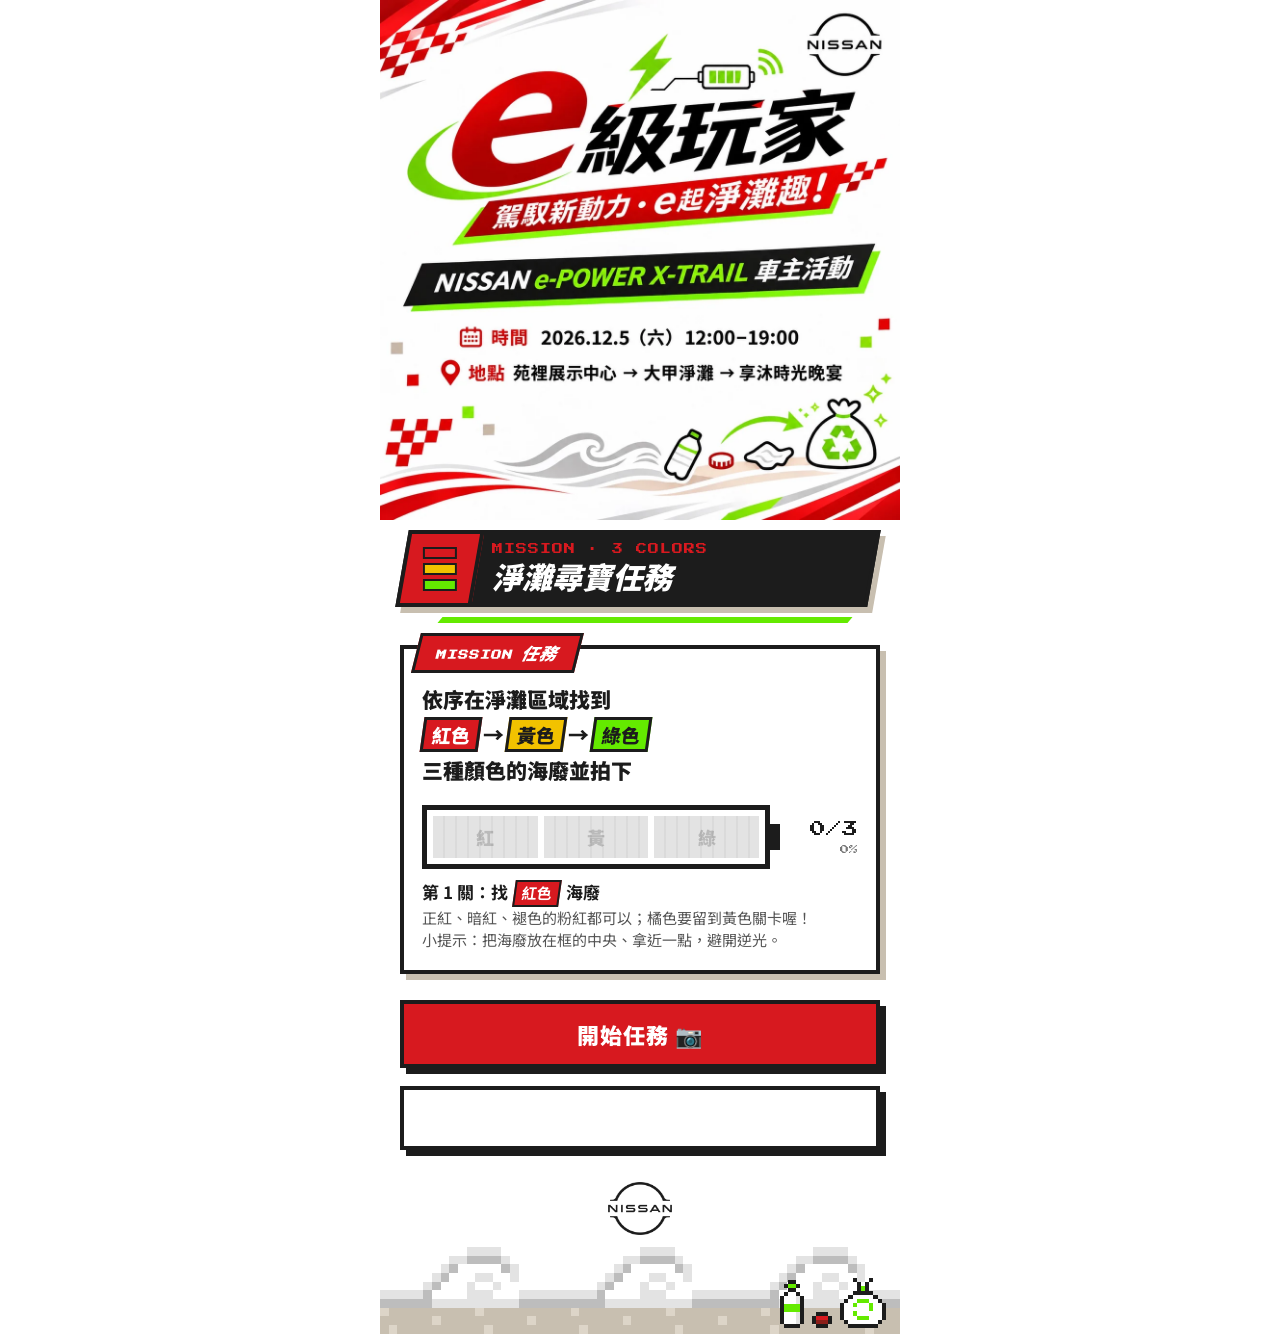
<file: index.html>
<!DOCTYPE html>
<html lang="zh-Hant">
<head>
<meta charset="utf-8">
<meta name="viewport" content="width=device-width, initial-scale=1, viewport-fit=cover, maximum-scale=1">
<meta name="theme-color" content="#ffffff">
<meta name="format-detection" content="telephone=no">
<title>NISSAN e級玩家｜駕馭新動力・e起淨灘趣！</title>
<script>
  // 每分鐘換一次版本號，手機就不會一直用暫存的舊程式
  window.EPLAYER_V = Math.floor(Date.now() / 60000);
  document.write('<link rel="stylesheet" href="assets/app.css?v=' + window.EPLAYER_V + '">');
</script>
</head>
<body>
<!-- 遊戲本體：參加者掃 QR code 會直接進到這一頁 -->
<div id="app"></div>
<script>
  ['config.js', 'assets/pixel.js', 'assets/app.js'].forEach(function (src) {
    document.write('<script src="' + src + '?v=' + window.EPLAYER_V + '"><\/script>');
  });
</script>
</body>
</html>
</file>
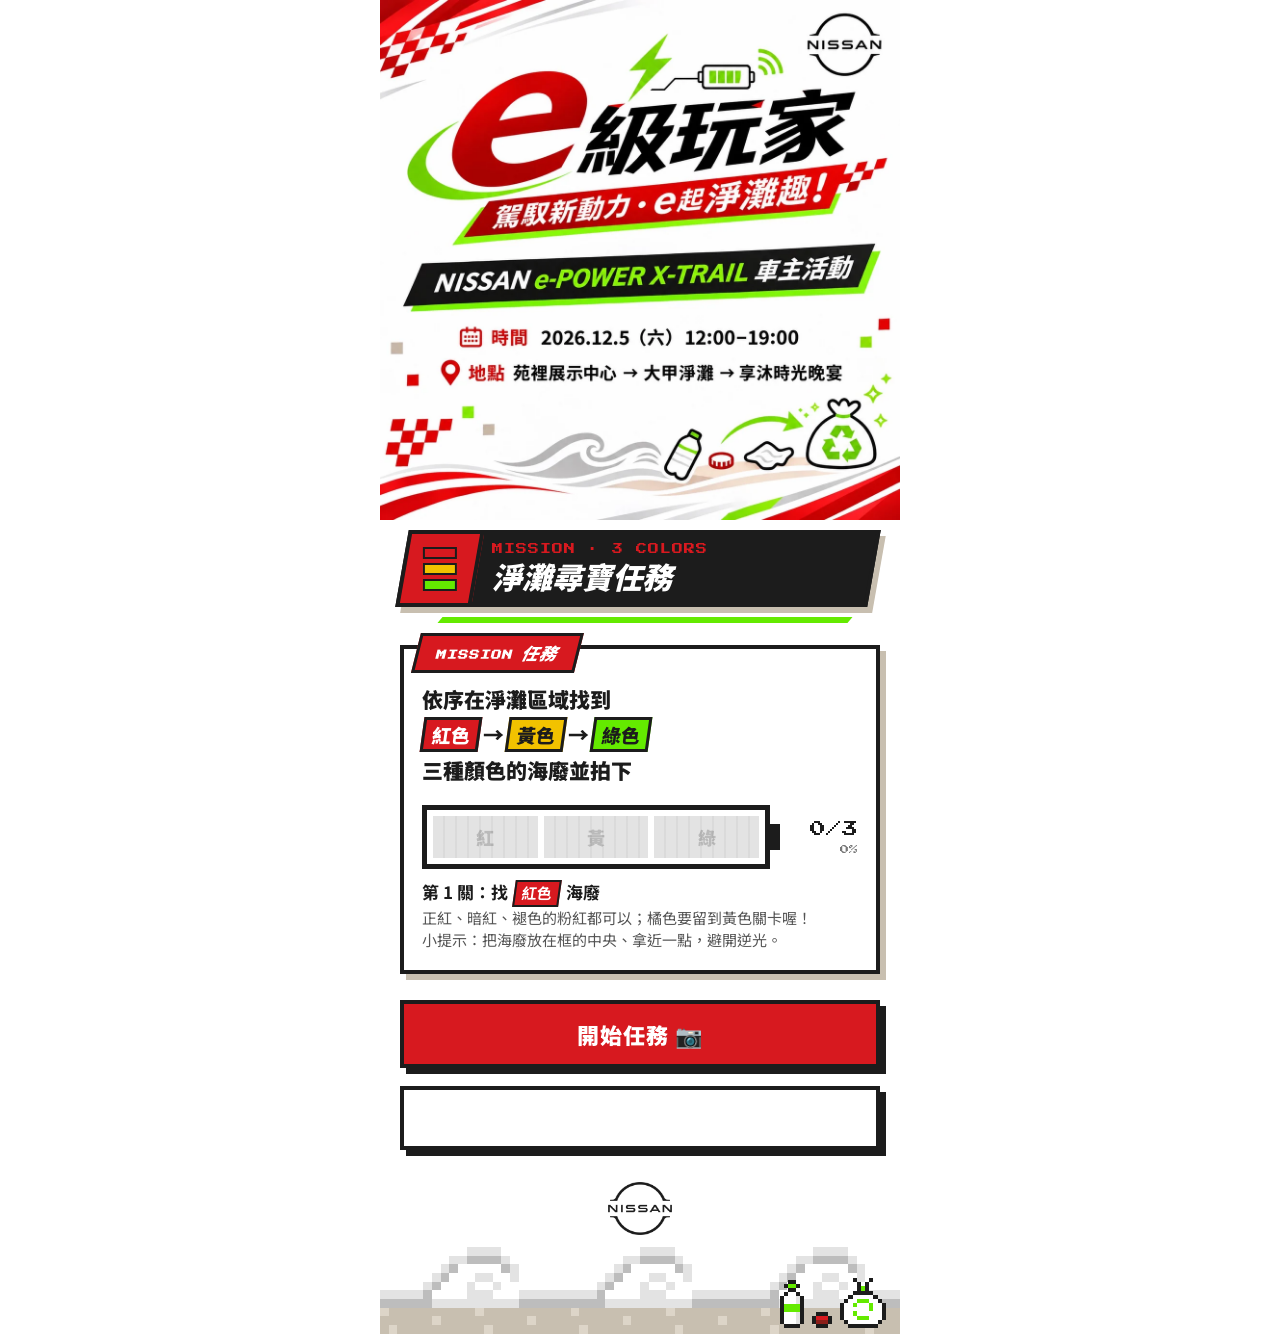
<file: green.html>
<!DOCTYPE html>
<html lang="zh-Hant">
<head>
<meta charset="utf-8">
<title>e級玩家</title>
<!-- 舊的分隊網址：自動轉到新的單一入口（保留網址後面的參數） -->
<script>location.replace('./' + location.search);</script>
<meta http-equiv="refresh" content="0; url=./">
</head>
<body><a href="./">前往 e級玩家</a></body>
</html>
</file>
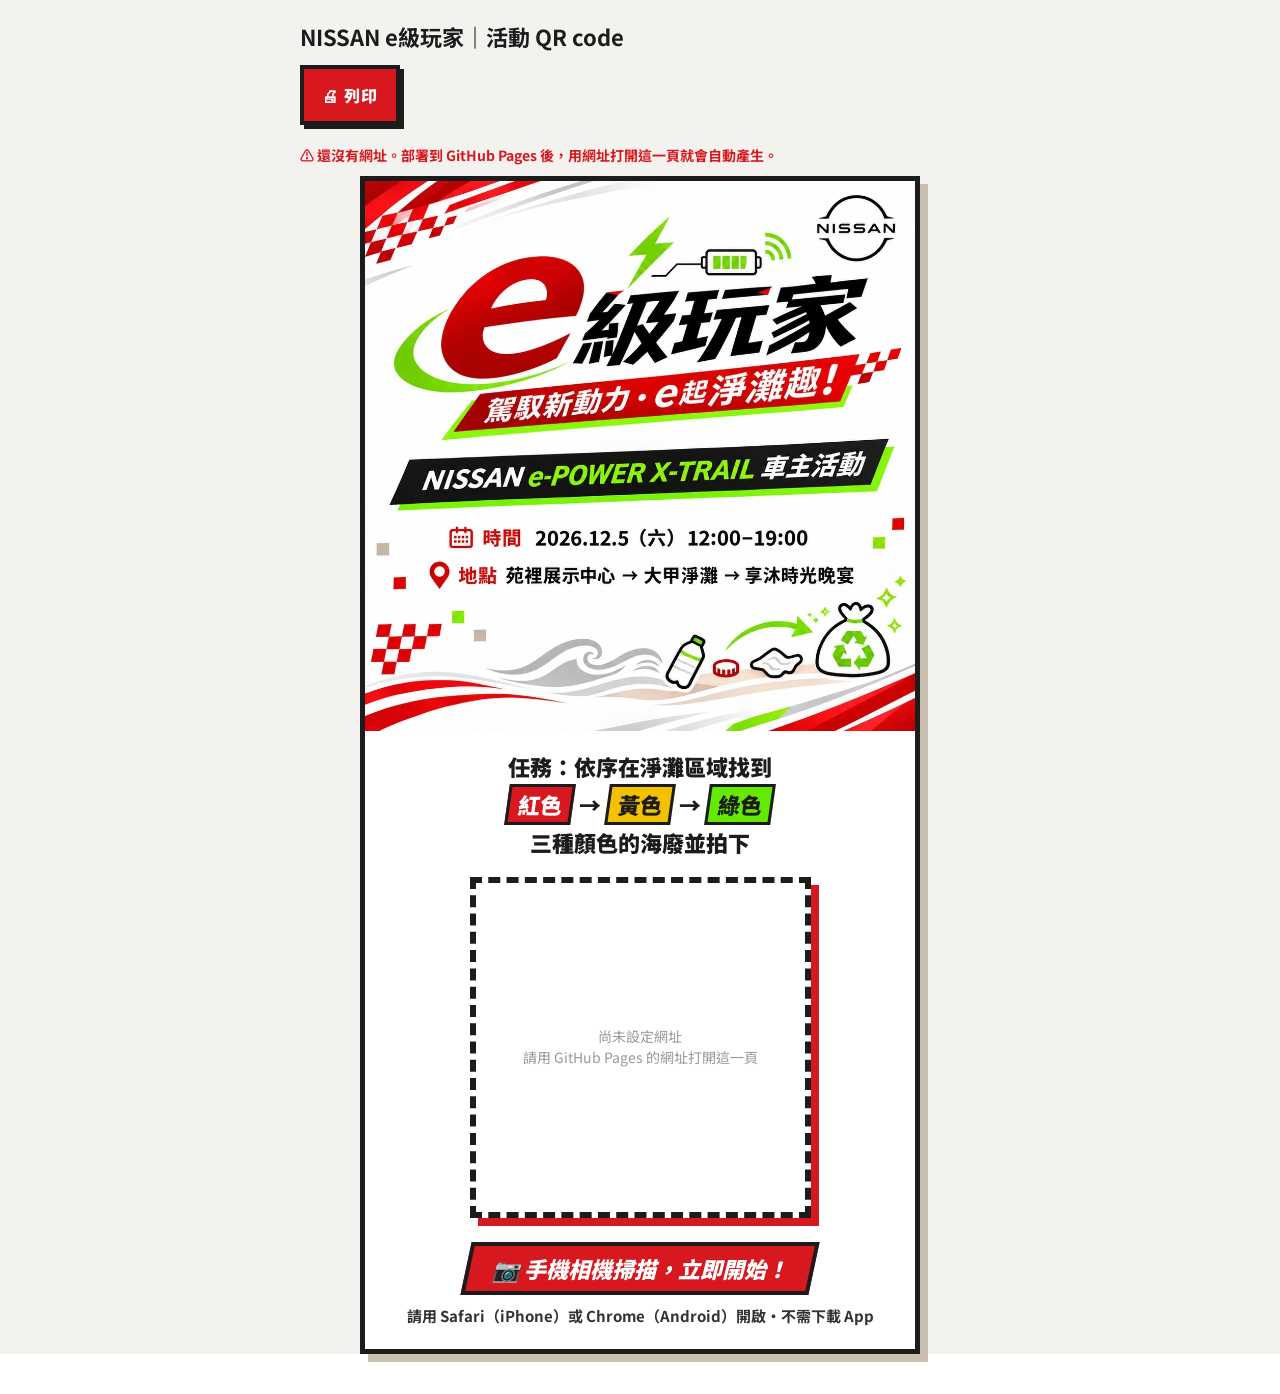
<file: qrcodes.html>
<!DOCTYPE html>
<html lang="zh-Hant">
<head>
<meta charset="utf-8">
<meta name="viewport" content="width=device-width, initial-scale=1">
<title>e級玩家｜活動 QR code（列印用）</title>
<link rel="stylesheet" href="assets/app.css">
<style>
  body { -webkit-user-select: text; user-select: text; background: #f4f2ee; }
  .bar { max-width: 720px; margin: 0 auto; padding: 20px; display: flex; gap: 12px; flex-wrap: wrap; align-items: center; }
  .bar h1 { font-size: 22px; margin: 0; flex: 1 1 100%; }
  .bar .pbtn { width: auto; min-height: 48px; font-size: 16px; box-shadow: 4px 4px 0 var(--black); }
  .note { max-width: 720px; margin: 0 auto 10px; padding: 0 20px; font-size: 14px; color: #555; }
  .note.warn { color: var(--red); font-weight: 700; }
  .poster { width: 560px; max-width: 94vw; margin: 0 auto 40px; background: #fff; border: 5px solid var(--black); box-shadow: 8px 8px 0 var(--champ); text-align: center; padding-bottom: 22px; }
  .poster .kv { width: 100%; }
  .task { font-size: 22px; font-weight: 900; margin: 18px 12px 6px; line-height: 1.6; }
  .task .hl { font-size: 22px; }
  .task .arrow { margin: 0 4px; }
  .qr { width: 62%; margin: 16px auto 8px; aspect-ratio: 1; padding: 12px; border: 6px solid var(--black); box-shadow: 8px 8px 0 var(--red); background: #fff; }
  .qr svg { width: 100%; height: 100%; display: block; }
  .qr.empty { border-style: dashed; color: #999; font-size: 14px; display: flex; align-items: center; justify-content: center; }
  .scan { display: inline-block; margin-top: 16px; background: var(--red); color: #fff; border: 4px solid var(--black); padding: 6px 22px; font-size: 22px; font-weight: 900; font-style: italic; transform: skewX(-12deg); }
  .scan span { display: inline-block; transform: skewX(12deg); }
  .hint { font-size: 15px; margin-top: 10px; font-weight: 700; color: #333; }
  .url { font-size: 11px; color: #888; word-break: break-all; padding: 4px 12px 0; }
  @media print {
    body { background: #fff; }
    .bar, .note { display: none; }
    .poster { box-shadow: none; width: 180mm; max-width: none; margin: 0 auto; }
    * { -webkit-print-color-adjust: exact; print-color-adjust: exact; }
  }
  @page { size: A4; margin: 12mm; }
</style>
</head>
<body>
<div class="bar">
  <h1>NISSAN e級玩家｜活動 QR code</h1>
  <button class="pbtn pbtn--red" onclick="window.print()">🖨 列印</button>
</div>
<p class="note" id="note"></p>
<div class="poster" id="poster"></div>

<script src="config.js"></script>
<script src="assets/vendor/qrcode.js"></script>
<script>
(function () {
  var CFG = window.EPLAYER_CONFIG;
  var here = location.href.split('#')[0].split('?')[0];
  var url = CFG.SITE_URL || '';
  var derived = false;
  if (!url && /^https:/.test(here)) { url = here.replace(/qrcodes\.html$/, ''); derived = true; }

  function hl(id) { var c = CFG.COLORS[id]; return '<span class="hl" style="background:' + c.color + ';color:' + c.textOnColor + '">' + c.name + '</span>'; }
  var chain = CFG.MISSION_ORDER.map(hl).join('<span class="arrow">→</span>');

  var qrHtml;
  if (url) {
    // 加上 openExternalBrowser=1：用 LINE 掃描時會自動改用外部瀏覽器開啟（相機才能用）
    var full = url + (url.indexOf('?') > -1 ? '&' : '?') + 'openExternalBrowser=1';
    var qr = qrcode(0, 'Q'); qr.addData(full); qr.make();
    qrHtml = '<div class="qr">' + qr.createSvgTag({ cellSize: 8, margin: 0, scalable: true }) + '</div><div class="url">' + full + '</div>';
  } else {
    qrHtml = '<div class="qr empty">尚未設定網址<br>請用 GitHub Pages 的網址打開這一頁</div>';
  }
  document.getElementById('poster').innerHTML =
    '<img class="kv" src="assets/kv.webp" alt="NISSAN e級玩家">' +
    '<div class="task">任務：依序在淨灘區域找到<br>' + chain + '<br>三種顏色的海廢並拍下</div>' +
    qrHtml +
    '<div class="scan"><span>📷 手機相機掃描，立即開始！</span></div>' +
    '<div class="hint">請用 Safari（iPhone）或 Chrome（Android）開啟・不需下載 App</div>';

  var note = document.getElementById('note');
  if (!url) { note.className = 'note warn'; note.textContent = '⚠ 還沒有網址。部署到 GitHub Pages 後，用網址打開這一頁就會自動產生。'; }
  else note.textContent = (derived ? '已依照這一頁的網址自動產生。' : '使用 config.js 的 SITE_URL。') + '列印前請先用手機掃描確認一次。';
})();
</script>
</body>
</html>
</file>
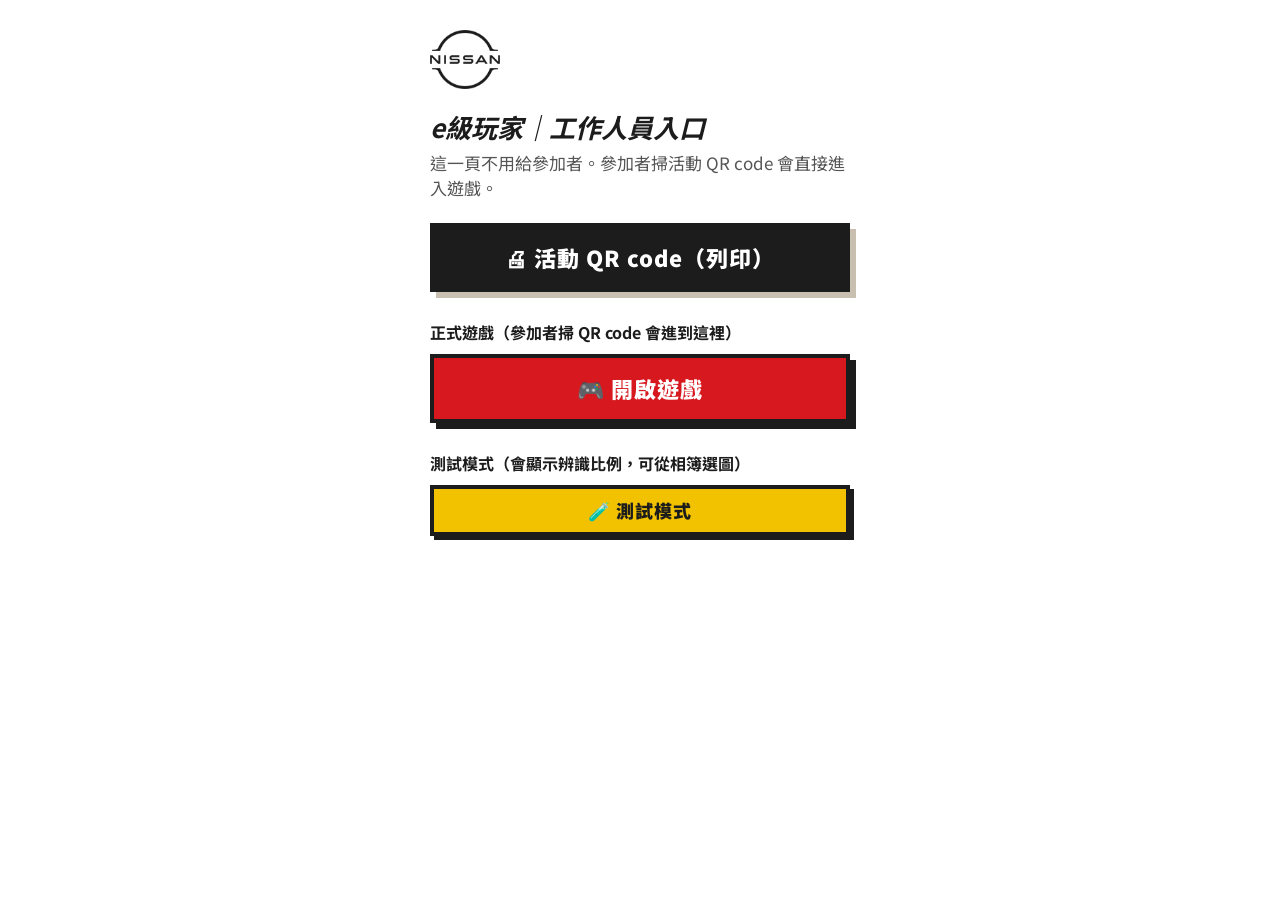
<file: staff.html>
<!DOCTYPE html>
<html lang="zh-Hant">
<head>
<meta charset="utf-8">
<meta name="viewport" content="width=device-width, initial-scale=1">
<meta name="robots" content="noindex">
<script>document.write('<link rel="stylesheet" href="assets/app.css?v=' + Math.floor(Date.now() / 60000) + '">');</script>
<title>e級玩家｜工作人員入口</title>
<style>
  body { -webkit-user-select: text; user-select: text; }
  .box { max-width: 460px; margin: 0 auto; padding: 30px 20px 60px; }
  h1 { font-size: 26px; font-style: italic; margin: 18px 0 4px; }
  p { color: #555; margin: 0 0 22px; }
  h2 { font-size: 16px; margin: 28px 0 10px; }
  .y { --team: #F2C200; --team-text: #1C1C1C; }
  .r { --team: #D7191F; --team-text: #fff; }
  .g { --team: #64EA00; --team-text: #1C1C1C; }
  a.pbtn { text-decoration: none; }
</style>
</head>
<body>
<div class="box">
  <img src="assets/nissan-logo.png" alt="NISSAN" style="width:70px">
  <h1>e級玩家｜工作人員入口</h1>
  <p>這一頁不用給參加者。參加者掃活動 QR code 會直接進入遊戲。</p>
  <div class="stack">
    <a class="pbtn pbtn--black" href="qrcodes.html">🖨 活動 QR code（列印）</a>
  </div>
  <h2>正式遊戲（參加者掃 QR code 會進到這裡）</h2>
  <div class="stack">
    <a class="pbtn r" href="./">🎮 開啟遊戲</a>
  </div>
  <h2>測試模式（會顯示辨識比例，可從相簿選圖）</h2>
  <div class="stack">
    <a class="pbtn pbtn--sm y" href="./?test=1">🧪 測試模式</a>
  </div>
</div>
</body>
</html>
</file>
<file: assets/app.css>
/* =========================================================
 *  E級玩家 共用樣式（三隊共用；隊色由 --team 變數決定）
 * ========================================================= */
@import url('https://fonts.googleapis.com/css2?family=Noto+Sans+TC:wght@500;700;900&family=Press+Start+2P&display=swap');

:root {
  --red: #D7191F;
  --red-dk: #8B1E19;
  --champ: #C8BFB0;
  --green: #64EA00;
  --black: #1C1C1C;
  --gray: #E3E3E3;
  --team: #D7191F;
  --team-text: #FFFFFF;
  --font: 'Noto Sans TC', 'PingFang TC', 'Heiti TC', 'Microsoft JhengHei', sans-serif;
  --pixel: 'Press Start 2P', 'Courier New', monospace;
  --safe-b: env(safe-area-inset-bottom, 0px);
  --safe-t: env(safe-area-inset-top, 0px);
}

* { box-sizing: border-box; -webkit-tap-highlight-color: transparent; }
html, body { margin: 0; padding: 0; background: #fff; color: var(--black); }
body {
  font-family: var(--font);
  font-size: 17px;
  line-height: 1.5;
  -webkit-text-size-adjust: 100%;
  -webkit-user-select: none; user-select: none;
  overscroll-behavior: none;
}
button { font-family: inherit; }
img, svg { display: block; }

.screen { display: none; min-height: 100vh; min-height: 100dvh; }
.screen.active { display: block; }
.wrap { max-width: 520px; margin: 0 auto; position: relative; }

/* ---------- 像素按鈕 ---------- */
.pbtn {
  display: flex; align-items: center; justify-content: center; gap: 10px;
  width: 100%; min-height: 64px;
  padding: 14px 18px;
  font-size: 22px; font-weight: 900; letter-spacing: 1px;
  color: var(--team-text); background: var(--team);
  border: 4px solid var(--black); border-radius: 0;
  box-shadow: 6px 6px 0 var(--black);
  cursor: pointer;
  transition: transform .06s, box-shadow .06s;
  position: relative;
}
.pbtn:active, .pbtn.is-pressed { transform: translate(6px, 6px); box-shadow: 0 0 0 var(--black); }
.pbtn[disabled] { opacity: .45; pointer-events: none; }
.pbtn--red { background: var(--red); color: #fff; }
.pbtn--white { background: #fff; color: var(--black); }
.pbtn--black { background: var(--black); color: #fff; box-shadow: 6px 6px 0 var(--champ); }
.pbtn--black:active { box-shadow: 0 0 0 var(--champ); }
.pbtn--sm { min-height: 50px; font-size: 18px; padding: 8px 14px; box-shadow: 4px 4px 0 var(--black); }
.pbtn--sm:active { transform: translate(4px, 4px); }
.btn-row { display: flex; gap: 14px; }
.btn-row > * { flex: 1; }
.stack > * + * { margin-top: 18px; }

/* ---------- 斜向色塊裝飾 ---------- */
.stripes { position: absolute; pointer-events: none; width: 160px; height: 90px; overflow: hidden; }
.stripes i { position: absolute; display: block; height: 14px; transform: skewX(-40deg); }
.stripes--tr { top: 0; right: -20px; }
.stripes--tr i:nth-child(1) { top: 10px; right: 0; width: 110px; background: var(--red); }
.stripes--tr i:nth-child(2) { top: 32px; right: 30px; width: 70px; height: 8px; background: var(--champ); }
.stripes--tr i:nth-child(3) { top: 48px; right: -10px; width: 90px; height: 4px; background: var(--black); }
.stripes--bl { bottom: 0; left: -20px; }
.stripes--bl i:nth-child(1) { bottom: 10px; left: 0; width: 120px; background: var(--red); }
.stripes--bl i:nth-child(2) { bottom: 32px; left: 30px; width: 80px; height: 8px; background: var(--champ); }
.stripes--bl i:nth-child(3) { bottom: 48px; left: 10px; width: 60px; height: 4px; background: var(--black); }

/* ---------- 首頁 ---------- */
.kv { width: 100%; height: auto; aspect-ratio: 1 / 1; background: #fff; }
.home-body { padding: 6px 20px 0; }

.team-badge {
  display: flex; align-items: stretch;
  margin: 4px 6px 0 2px;
  transform: skewX(-10deg);
  border: 4px solid var(--black);
  box-shadow: 6px 6px 0 var(--champ);
  background: var(--black);
}
.team-badge__icon {
  width: 72px; flex: 0 0 72px;
  background: var(--team); color: var(--team-text);
  display: flex; align-items: center; justify-content: center;
  border-right: 4px solid var(--black);
}
.team-badge__icon svg { width: 40px; transform: skewX(10deg); }
.team-badge__text { padding: 8px 14px 10px; color: #fff; transform: skewX(10deg); }
.team-badge__en { font-family: var(--pixel); font-size: 11px; color: var(--team); letter-spacing: 1px; }
.team-badge__zh { font-size: 30px; font-weight: 900; line-height: 1.15; font-style: italic; }
.green-line { height: 6px; margin: 10px 30px 0 40px; background: var(--green); transform: skewX(-40deg); }

.mission-card {
  margin-top: 22px; position: relative;
  border: 4px solid var(--black); background: #fff;
  box-shadow: 6px 6px 0 var(--champ);
  padding: 0 18px 18px;
}
.ribbon {
  display: inline-block; position: relative; top: -16px;
  background: var(--red); color: #fff;
  padding: 4px 18px; margin-left: -6px;
  font-weight: 900; font-size: 17px; font-style: italic; letter-spacing: 1px;
  transform: skewX(-14deg);
  border: 3px solid var(--black);
}
.ribbon small { font-family: var(--pixel); font-size: 10px; font-style: normal; margin-right: 8px; }
.mission-text { margin: -6px 0 0; font-size: 21px; font-weight: 900; line-height: 1.55; }
.hl {
  display: inline-block; padding: 0 8px; margin: 0 2px;
  background: var(--team); color: var(--team-text);
  border: 3px solid var(--black); transform: skewX(-8deg);
}
.mission-tip { margin: 10px 0 0; font-size: 15px; color: #555; }

/* 電量條（DOM） */
.battery-box { margin-top: 18px; display: flex; align-items: center; gap: 14px; }
.battery { display: flex; align-items: center; flex: 1; }
.battery__body {
  flex: 1; display: flex; gap: 6px; padding: 6px;
  border: 5px solid var(--black); background: #fff; height: 64px;
}
.battery__cap { width: 10px; height: 26px; background: var(--black); }
.cell {
  flex: 1; background: var(--gray);
  background-image: repeating-linear-gradient(90deg, transparent 0 10px, rgba(0,0,0,.04) 10px 12px);
}
.cell.on {
  background: var(--team);
  box-shadow: inset 0 6px 0 rgba(255,255,255,.35), inset 0 -6px 0 rgba(0,0,0,.18);
}
.cell.pop { animation: cellpop .7s steps(4) 1; }
@keyframes cellpop { 0%,50% { opacity: .2; } 25%,75%,100% { opacity: 1; } }
.battery-label { font-family: var(--pixel); font-size: 16px; text-align: right; min-width: 64px; line-height: 1.6; }
.battery-label small { display: block; font-size: 9px; color: #777; }

.home-cta { margin-top: 26px; }
.upload-chip {
  margin: 18px auto 0; display: table;
  font-size: 13px; color: #555; background: var(--gray);
  padding: 4px 12px; border: 2px solid var(--black);
}
.upload-chip:empty { display: none; }

.footer { margin-top: 26px; position: relative; }
.footer__logo { width: 64px; margin: 0 auto 6px; touch-action: none; -webkit-touch-callout: none; }
.footer__logo img { width: 100%; pointer-events: none; }
.footer__hint { text-align: center; font-size: 11px; color: #999; margin-bottom: 8px; }
.footer__wave { position: relative; }
.footer__wave > svg { width: 100%; height: auto; }
.footer__litter { position: absolute; right: 14px; bottom: 6px; display: flex; align-items: flex-end; gap: 8px; }
.footer__litter svg:nth-child(1) { width: 24px; }
.footer__litter svg:nth-child(2) { width: 20px; }
.footer__litter svg:nth-child(3) { width: 46px; }
.footer__safe { height: var(--safe-b); background: var(--champ); }

/* ---------- 相機畫面（任務／濾鏡共用） ---------- */
.cam { position: fixed; inset: 0; background: #000; overflow: hidden; color: #fff; }
.cam video, .cam .freeze {
  position: absolute; inset: 0; width: 100%; height: 100%; object-fit: cover;
}
.cam .freeze { display: none; }
.cam.is-frozen .freeze { display: block; }
.cam__top {
  position: absolute; left: 0; right: 0; top: 0;
  padding: calc(var(--safe-t) + 12px) 14px 0;
  display: flex; align-items: center; gap: 10px; z-index: 5;
}
.icon-btn {
  width: 52px; height: 52px; flex: 0 0 52px;
  background: #fff; color: var(--black);
  border: 4px solid var(--black); box-shadow: 4px 4px 0 rgba(0,0,0,.5);
  font-size: 22px; font-weight: 900; display: flex; align-items: center; justify-content: center;
}
.icon-btn:active { transform: translate(4px,4px); box-shadow: none; }
.chip {
  background: #fff; color: var(--black); border: 3px solid var(--black);
  padding: 4px 12px; font-weight: 900; font-size: 16px;
}
.spacer { flex: 1; }

/* 對準框 */
.aim {
  position: absolute; left: 50%; top: 46%;
  width: min(74vw, 50vh, 400px); aspect-ratio: 1;
  transform: translate(-50%, -50%);
  z-index: 3; pointer-events: none;
}
.aim i { position: absolute; width: 22%; height: 22%; }
.aim i::before, .aim i::after { content: ''; position: absolute; background: var(--team); outline: 3px solid var(--black); }
.aim i::before { left: 0; top: 0; width: 100%; height: 14px; }
.aim i::after { left: 0; top: 0; width: 14px; height: 100%; }
.aim i:nth-child(1) { left: 0; top: 0; }
.aim i:nth-child(2) { right: 0; top: 0; transform: scaleX(-1); }
.aim i:nth-child(3) { left: 0; bottom: 0; transform: scaleY(-1); }
.aim i:nth-child(4) { right: 0; bottom: 0; transform: scale(-1,-1); }
.aim__px { position: absolute; width: 10px; height: 10px; background: var(--team); outline: 2px solid var(--black); }
.aim__label {
  position: absolute; left: 50%; top: -58px; transform: translateX(-50%);
  white-space: nowrap; background: #fff; color: var(--black);
  border: 3px solid var(--black); padding: 4px 12px; font-weight: 900; font-size: 17px;
}
.aim__label b { color: var(--team-text); background: var(--team); padding: 0 6px; }
.cam.is-frozen .aim { opacity: .35; }

.cam__bottom {
  position: absolute; left: 0; right: 0; bottom: 0; z-index: 5;
  padding: 16px 20px calc(var(--safe-b) + 22px);
  display: flex; flex-direction: column; align-items: center; gap: 12px;
  background: linear-gradient(to top, rgba(0,0,0,.55), transparent);
}
.shutter {
  width: 92px; height: 92px; border: 6px solid #fff; background: var(--team);
  box-shadow: 0 0 0 5px var(--black), 6px 6px 0 5px rgba(0,0,0,.5);
  position: relative;
}
.shutter::after { content: ''; position: absolute; inset: 14px; border: 4px solid rgba(0,0,0,.35); }
.shutter:active { transform: translate(4px, 4px); }
.shutter[disabled] { opacity: .5; }
.test-link { color: #fff; font-size: 14px; text-decoration: underline; background: none; border: 0; padding: 6px; }

.analyzing {
  position: absolute; left: 50%; top: 46%; transform: translate(-50%, -50%);
  z-index: 6; background: #fff; color: var(--black); border: 4px solid var(--black);
  padding: 14px 22px; font-weight: 900; font-size: 18px; display: none; text-align: center;
}
.cam.is-analyzing .analyzing { display: block; }
.dots { display: flex; gap: 6px; justify-content: center; margin-top: 8px; }
.dots span { width: 12px; height: 12px; background: var(--team); outline: 2px solid var(--black); animation: blink .9s steps(1) infinite; }
.dots span:nth-child(2) { animation-delay: .3s; }
.dots span:nth-child(3) { animation-delay: .6s; }
@keyframes blink { 0% { opacity: 1; } 50% { opacity: .15; } }

.cam-error {
  position: absolute; inset: 0; z-index: 8; background: #fff; color: var(--black);
  padding: calc(var(--safe-t) + 80px) 24px 24px; display: none; overflow-y: auto;
}
.cam-error.show { display: block; }
.cam-error h3 { font-size: 22px; margin: 0 0 12px; }
.cam-error p { margin: 0 0 18px; white-space: pre-line; }

/* ---------- 底部結果面板 ---------- */
.sheet {
  position: fixed; left: 0; right: 0; bottom: 0; z-index: 20;
  background: #fff; color: var(--black);
  border-top: 5px solid var(--black);
  padding: 22px 20px calc(var(--safe-b) + 24px);
  transform: translateY(105%); transition: transform .25s steps(5), visibility 0s .25s;
  visibility: hidden;
  max-width: 520px; margin: 0 auto;
}
.sheet.show { transform: none; visibility: visible; transition: transform .25s steps(5); }
.sheet__title { font-size: 28px; font-weight: 900; font-style: italic; margin: 0 0 6px; display: flex; align-items: center; gap: 10px; }
.sheet__title svg { width: 30px; }
.sheet__msg { margin: 0 0 18px; font-size: 17px; }
.sheet__debug { font-family: monospace; font-size: 12px; color: #888; margin: -10px 0 14px; }
.sheet .battery__body { height: 46px; }
.sheet .battery-box { margin: 0 0 20px; }
.sheet .stack > * + * { margin-top: 14px; }

/* ---------- 對話框 ---------- */
.modal-bg {
  position: fixed; inset: 0; z-index: 40; background: rgba(28,28,28,.6);
  display: none; align-items: center; justify-content: center; padding: 20px;
}
.modal-bg.show { display: flex; }
.modal {
  width: 100%; max-width: 400px; background: #fff; color: var(--black);
  border: 5px solid var(--black); box-shadow: 8px 8px 0 var(--red);
  padding: 20px;
}
.modal h3 { margin: 0 0 6px; font-size: 22px; font-weight: 900; }
.modal p { margin: 0 0 16px; }
.code-input {
  width: 100%; font-size: 34px; text-align: center; letter-spacing: 10px;
  font-family: var(--pixel); padding: 12px 6px;
  border: 4px solid var(--black); border-radius: 0; margin-bottom: 18px; outline: none;
  -webkit-user-select: text; user-select: text;
}
.code-input:focus { border-color: var(--red); }
.shake { animation: shake .4s steps(4); }
@keyframes shake { 25% { transform: translateX(-10px); } 50% { transform: translateX(10px); } 75% { transform: translateX(-6px); } }

/* ---------- 解鎖動畫 ---------- */
.unlock, .done { min-height: 100vh; min-height: 100dvh; }
.unlock { position: relative; overflow: hidden; text-align: center; padding: calc(var(--safe-t) + 40px) 24px 40px; }
.unlock__bolt { width: 80px; margin: 0 auto 10px; }
.unlock__bolt.bounce { animation: bounce .6s steps(3) infinite alternate; }
@keyframes bounce { to { transform: translateY(-14px); } }
.unlock__battery { display: flex; align-items: center; justify-content: center; margin: 10px auto 0; max-width: 360px; }
.unlock__battery .battery__body { height: 92px; gap: 5px; }
.unlock__battery .cell.on { background: var(--green); }
.unlock__pct { font-family: var(--pixel); font-size: 38px; margin: 26px 0 6px; }
.unlock__title {
  font-size: 34px; font-weight: 900; font-style: italic; margin: 6px 0 0;
  opacity: 0; transform: scale(.6);
}
.unlock.done .unlock__title { opacity: 1; transform: none; transition: all .3s steps(3); }
.unlock__sub {
  display: inline-block; margin-top: 18px; background: var(--red); color: #fff;
  border: 3px solid var(--black); padding: 6px 22px; font-size: 22px; font-weight: 900;
  transform: skewX(-12deg); opacity: 0;
}
.unlock.done .unlock__sub { opacity: 1; transition: opacity .3s steps(3) .3s; }
.unlock__cta { margin-top: 34px; opacity: 0; pointer-events: none; }
.unlock.done .unlock__cta { opacity: 1; pointer-events: auto; transition: opacity .3s .6s; }
.burst { position: absolute; left: 50%; top: 40%; width: 0; height: 0; pointer-events: none; }
.burst i {
  position: absolute; width: 14px; height: 14px;
  animation: fly 1.1s steps(8) forwards;
}
@keyframes fly {
  from { transform: translate(0,0); opacity: 1; }
  to { transform: translate(var(--dx), var(--dy)); opacity: 0; }
}

/* ---------- 濾鏡相機 ---------- */
.fcam { display: flex; align-items: center; justify-content: center; }
.fcam canvas.live {
  position: absolute; left: 50%; top: 0; transform: translateX(-50%);
  width: 100%; height: auto; aspect-ratio: 9 / 16;
}
@media (min-aspect-ratio: 9/16) { .fcam canvas.live { width: auto; height: 100%; } }
.cam__bottom.frow {
  flex-direction: row; justify-content: space-between; align-items: center;
  padding-top: 14px; background: linear-gradient(to top, rgba(28,28,28,.9) 60%, rgba(28,28,28,0));
}
.frow > * { flex: 0 0 auto; }
.frow .mode-toggle, .frow .flip { width: 96px; }
.flip { flex-direction: column; height: 64px; font-size: 22px; line-height: 1; }
.flip small { font-size: 12px; margin-top: 3px; }
.fcam .src-video { position: absolute; inset: 0; width: 100%; height: 100%; opacity: 0; pointer-events: none; }
.mode-toggle { display: flex; flex-direction: column; border: 4px solid var(--black); background: #fff; }
.mode-toggle button {
  border: 0; background: #fff; color: var(--black); font-weight: 900; font-size: 16px;
  padding: 6px 4px;
}
.mode-toggle button.on { background: var(--red); color: #fff; }
.fshutter { background: #fff; }
.fshutter.video { background: var(--red); }
.fshutter.rec::after { inset: 24px; background: #fff; border: 0; }
.rec-bar {
  position: absolute; left: 14px; right: 14px; top: calc(var(--safe-t) + 76px); z-index: 6;
  height: 18px; border: 3px solid var(--black); background: #fff; display: none;
}
.rec-bar.show { display: block; }
.rec-bar span { display: block; height: 100%; width: 0; background: var(--red); }
.rec-time {
  font-family: var(--pixel); font-size: 14px; background: var(--red); color: #fff;
  padding: 8px 10px; border: 3px solid var(--black); display: none;
}
.rec-time.show { display: block; }
.fcam .shutter { width: 84px; height: 84px; }

/* ---------- 預覽 ---------- */
.preview { position: fixed; inset: 0; background: var(--black); display: flex; flex-direction: column; }
.preview__media { flex: 1; position: relative; min-height: 0; }
.preview__media img, .preview__media video {
  position: absolute; inset: 12px; width: calc(100% - 24px); height: calc(100% - 24px); object-fit: contain;
}
.preview__bar { padding: 14px 20px calc(var(--safe-b) + 20px); background: #fff; border-top: 5px solid var(--black); }
.preview__tip { font-size: 14px; color: #555; margin: 0 0 12px; text-align: center; }

/* ---------- 完成頁 ---------- */
.done { position: relative; overflow: hidden; padding: calc(var(--safe-t) + 50px) 22px 0; text-align: center; }
.done__e { width: 120px; margin: 0 auto; }
.done__title { font-size: 40px; font-weight: 900; font-style: italic; margin: 18px 0 0; position: relative; display: inline-block; }
.done__title::after { content: ''; position: absolute; right: -18px; top: 10px; width: 12px; height: 46px; background: var(--red); transform: skewX(-30deg); }
.done__card {
  margin: 26px 0 0; border: 4px solid var(--black); box-shadow: 6px 6px 0 var(--champ);
  padding: 22px 18px; font-size: 22px; font-weight: 900; line-height: 1.6; text-align: left;
}
.done__card .ribbon { top: -38px; margin-bottom: -26px; }
.done .stack { margin-top: 30px; }

/* ---------- 提示 ---------- */
.toast {
  position: fixed; left: 50%; bottom: calc(var(--safe-b) + 150px); z-index: 60;
  transform: translateX(-50%); background: var(--black); color: #fff;
  padding: 10px 16px; font-weight: 700; font-size: 15px; border: 3px solid #fff;
  max-width: 88vw; text-align: center; display: none;
}
.toast.show { display: block; }

.inapp {
  position: fixed; inset: 0; z-index: 80; background: #fff; padding: 50px 24px 24px; display: none; overflow-y: auto;
}
.inapp.show { display: block; }
.inapp h2 { font-size: 24px; margin: 0 0 12px; }
.inapp ol { padding-left: 22px; font-size: 18px; }
.test-banner {
  position: fixed; left: 0; bottom: 0; z-index: 90; background: var(--black); color: var(--green);
  font-family: var(--pixel); font-size: 9px; padding: 3px 8px; pointer-events: none;
}

/* 微調 */
.ftop { justify-content: center; }
.frow { gap: 10px; }
.frow .fclose { width: 46px; height: 46px; flex: 0 0 46px; font-size: 18px; border-width: 3px; }
.frow .mode-toggle, .frow .flip { width: 88px; }
.done .footer { position: absolute; left: 0; right: 0; bottom: 0; margin: 0; }
.done { padding-bottom: 120px; }
/* 錄影進度放在下方，不擋濾鏡標題 */
.fcam .rec-bar { top: auto; bottom: calc(var(--safe-b) + 136px); }
.fcam .ftop { top: auto; bottom: calc(var(--safe-b) + 160px); padding: 0; }

/* 工作人員重設：logo 熱區與按住時的進度提示 */
.kv-wrap { position: relative; }
.kv-wrap .kv { -webkit-touch-callout: none; pointer-events: none; }
.kv-logo { position: absolute; right: 2%; top: 2%; width: 18%; height: 24%; touch-action: none; -webkit-touch-callout: none; }
.staff-hot { -webkit-user-select: none; user-select: none; }
.footer__logo.staff-hot { position: relative; }
.staff-hot::after {
  content: ''; position: absolute; left: 0; bottom: -8px; height: 5px; width: 0;
  background: var(--red); pointer-events: none;
}
.staff-hot.holding::after { width: 100%; transition: width 2s linear; }
.footer__logo { padding: 6px 0; }

/* ---------- 單一入口：三色任務 ---------- */
.tri { display: grid; grid-template-columns: 1fr; gap: 4px; width: 34px; transform: skewX(10deg); }
.tri i { display: block; height: 12px; border: 2px solid var(--black); }
.mission-text .arrow { display: inline-block; margin: 0 4px; font-weight: 900; color: var(--black); }
.mission-text .hl { margin: 2px 0; }
.mission-tip b { color: var(--black); font-size: 17px; }
.mission-tip .hl { font-size: 15px; padding: 0 6px; border-width: 2px; }
.cell.labeled { position: relative; display: flex; align-items: center; justify-content: center; }
.cell.labeled span { font-weight: 900; font-size: 18px; color: rgba(0,0,0,.18); }
.cell.labeled.on span { color: rgba(255,255,255,.85); text-shadow: 0 0 2px rgba(0,0,0,.35); }
.sheet__msg .hl { font-size: 16px; padding: 0 6px; border-width: 2px; }

/* 濾鏡：換標語按鈕 */
.slogan-btn {
  position: absolute; left: 50%; transform: translateX(-50%); z-index: 6;
  bottom: calc(var(--safe-b) + 132px);
  background: #fff; color: var(--black); border: 4px solid var(--black);
  box-shadow: 4px 4px 0 var(--red); padding: 8px 18px; font-weight: 900; font-size: 17px;
  display: flex; align-items: center; gap: 8px; white-space: nowrap;
}
.slogan-btn:active { transform: translate(calc(-50% + 4px), 4px); box-shadow: none; }
.slogan-btn small { font-family: var(--pixel); font-size: 10px; color: var(--red); }
.fcam.is-rec .slogan-btn { display: none; }
.mission-text .hl { font-size: 19px; padding: 0 7px; }
.mission-text .arrow { margin: 0 3px; }

/* ---------- 濾鏡相機：畫面在上、實心控制列在下（按鈕不擋標語） ---------- */
.fcam { display: block; background: var(--black); }
.fstage {
  position: absolute; left: 0; right: 0; top: 0; bottom: 200px;
  display: flex; align-items: center; justify-content: center; overflow: hidden;
}
.fstage canvas.live {
  position: static; left: auto; top: auto; transform: none; aspect-ratio: auto;
  display: block; max-width: 100%; max-height: 100%;
}
.fbar {
  position: absolute; left: 0; right: 0; bottom: 0; z-index: 5;
  background: var(--black); border-top: 4px solid #000;
  padding: 10px 16px calc(var(--safe-b) + 14px);
}
.fbar__top { height: 52px; display: flex; align-items: center; justify-content: center; gap: 10px; margin-bottom: 10px; }
.fbar .slogan-btn { position: static; transform: none; bottom: auto; left: auto; }
.fbar .slogan-btn:active { transform: translate(4px, 4px); }
.fbar .rec-bar { position: static; flex: 1; max-width: 260px; top: auto; bottom: auto; }
.fbar .rec-time { padding: 6px 10px; }
.fbar__row { display: flex; justify-content: space-between; align-items: center; gap: 10px; max-width: 460px; margin: 0 auto; }
.fbar__row .fclose { width: 48px; height: 48px; flex: 0 0 48px; font-size: 18px; border-width: 3px; }
.fbar__row .mode-toggle, .fbar__row .flip { width: 88px; }
.fbar__row .shutter { width: 84px; height: 84px; }

/* 解鎖濾鏡後的拍照說明（純文字，不做成框，避免看起來像按鈕） */
.filter-hint {
  margin: 20px 0 0; color: #444; font-size: 19px; font-weight: 700; line-height: 1.6; text-align: center;
  opacity: 0;
}
.unlock.done .filter-hint { opacity: 1; transition: opacity .3s steps(3) .45s; }
.home-hint { display: block; margin-bottom: 8px; color: var(--black); font-size: 17px; font-weight: 900; }
</file>
